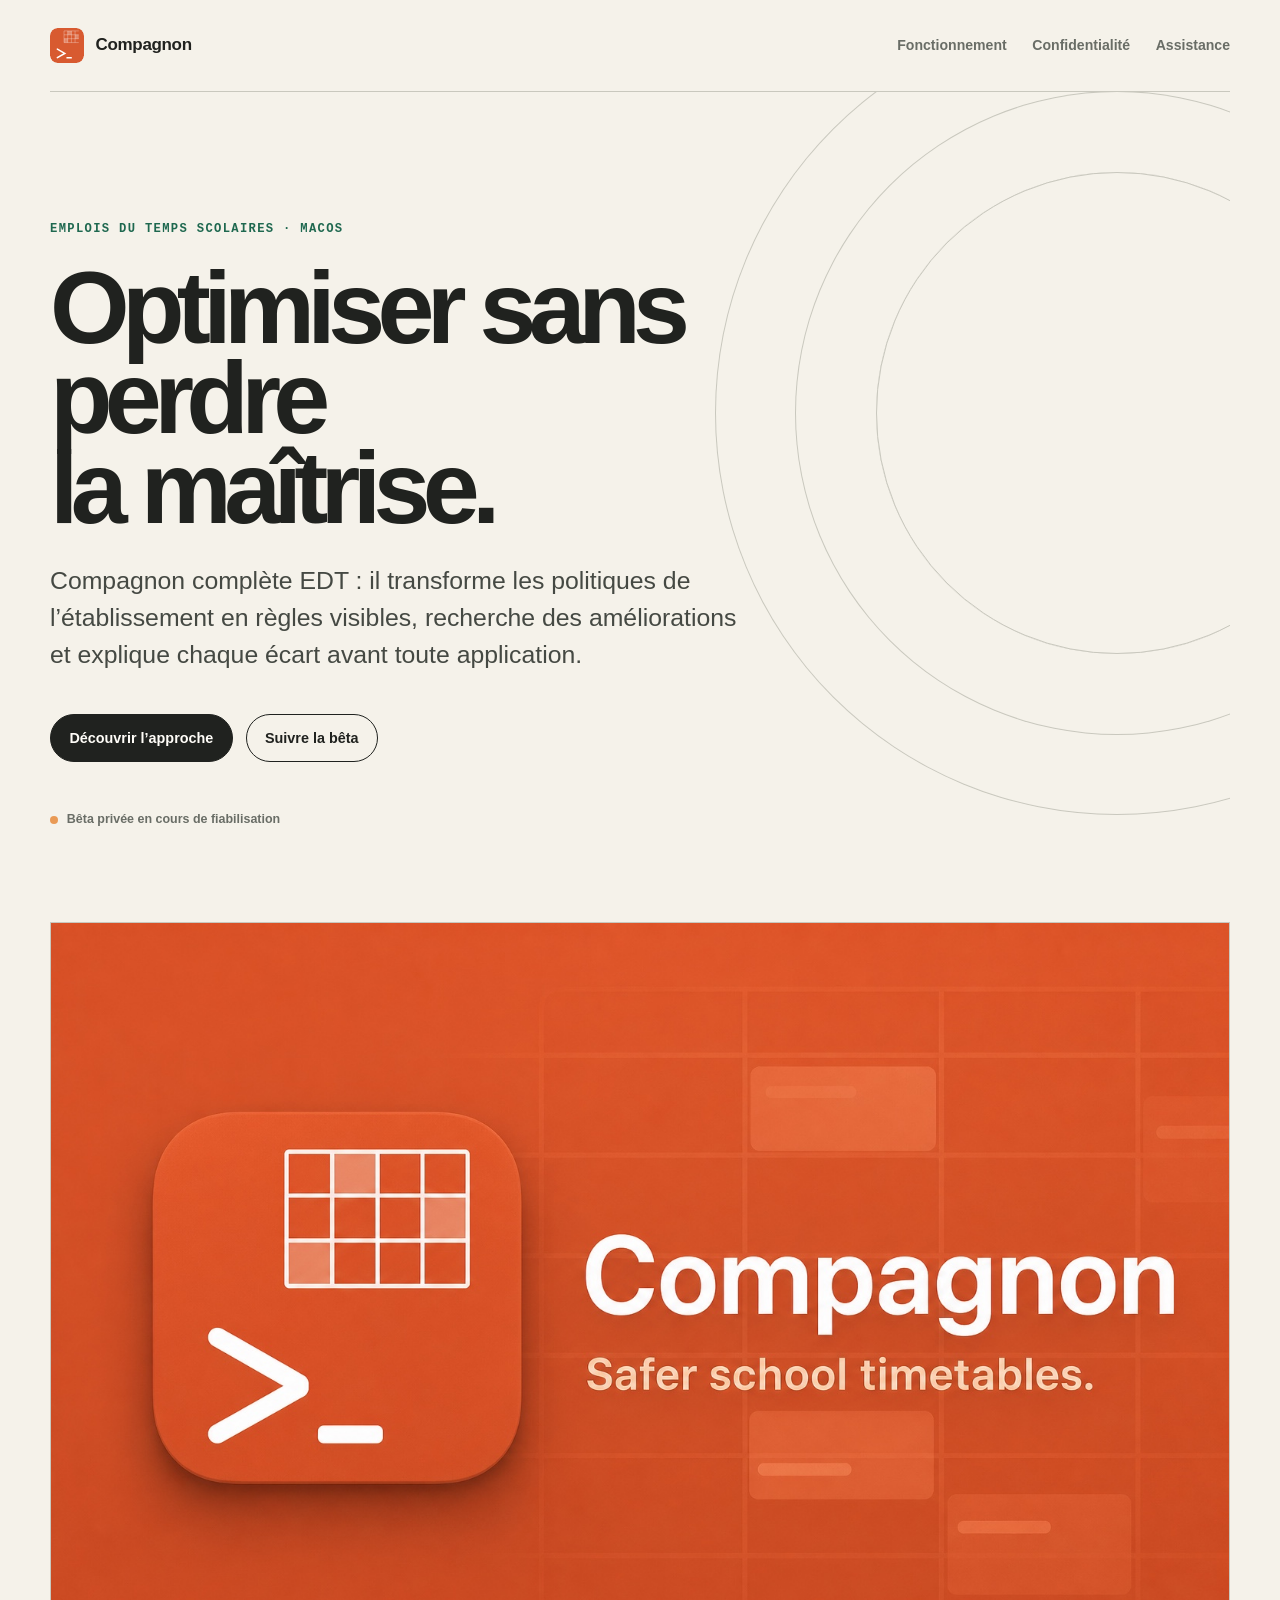
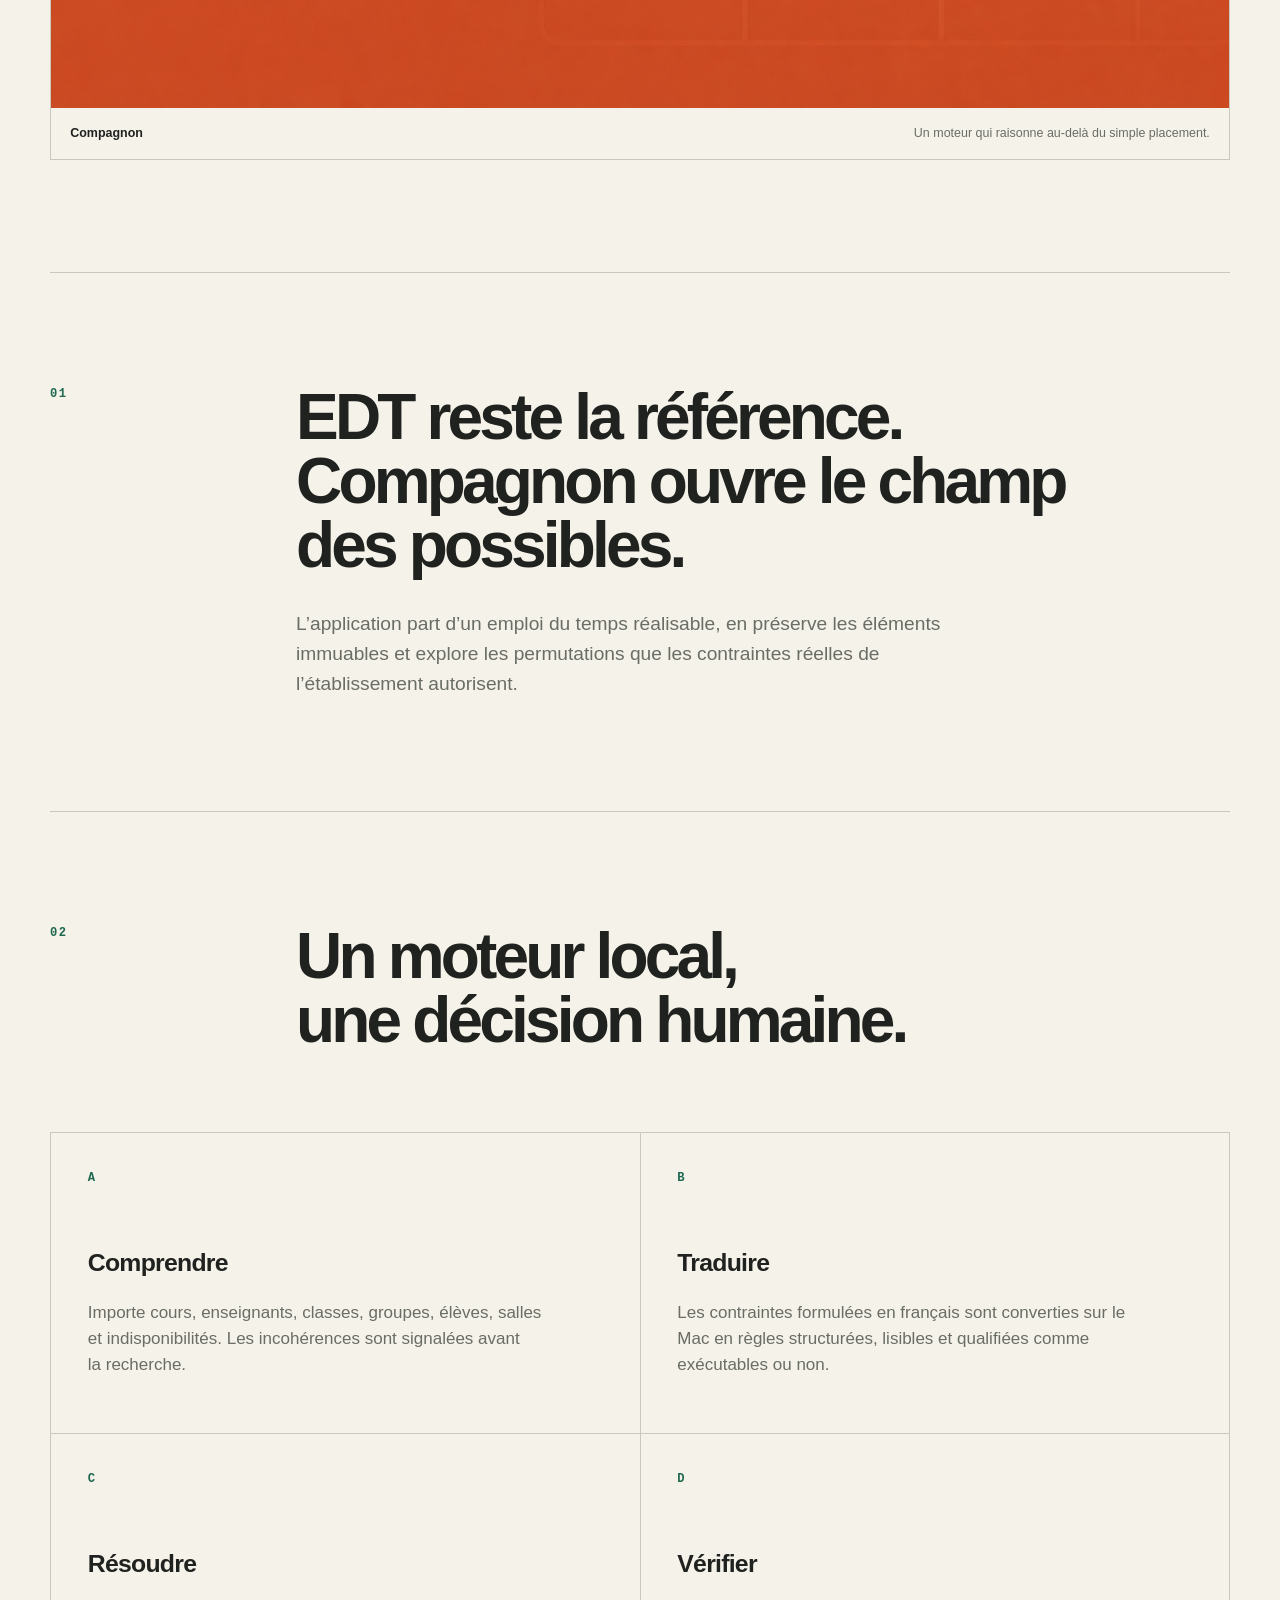
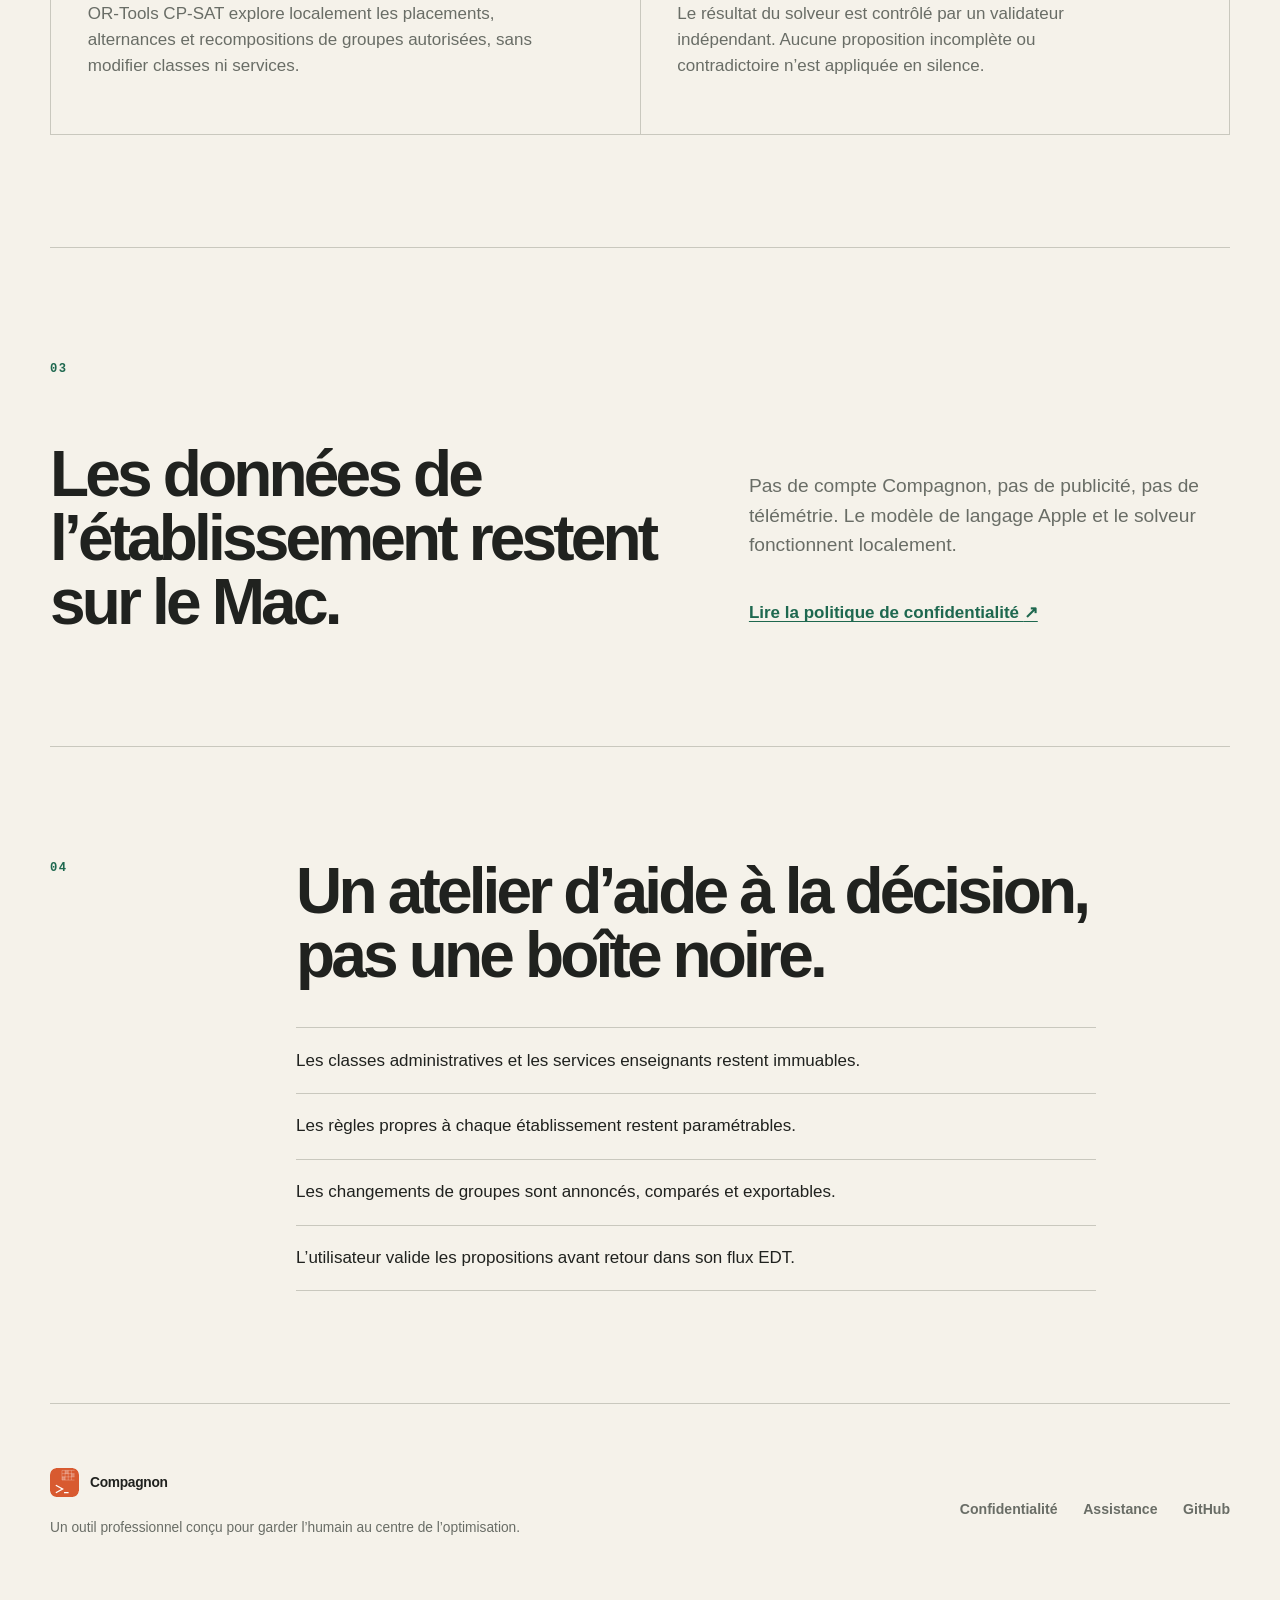
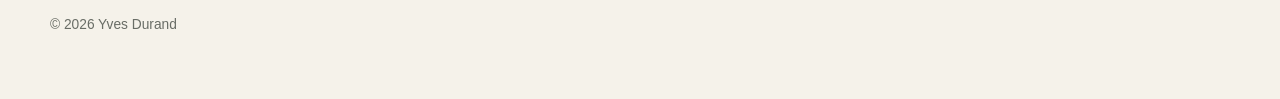
<file: index.html>
<!doctype html>
<html lang="fr">
<head>
  <meta charset="utf-8">
  <meta name="viewport" content="width=device-width, initial-scale=1">
  <meta name="description" content="Compagnon aide les établissements scolaires à vérifier, expliquer et améliorer leurs emplois du temps, en complément d’EDT.">
  <meta name="theme-color" content="#f5f2ea">
  <meta property="og:title" content="Compagnon — Optimiser sans perdre la maîtrise">
  <meta property="og:description" content="Un moteur local d’aide à l’optimisation des emplois du temps scolaires, en complément d’EDT.">
  <meta property="og:image" content="https://djsaintyves-recordpicker.github.io/Compagnon-site/assets/compagnon-devpost.jpg">
  <meta property="og:type" content="website">
  <title>Compagnon — Optimiser sans perdre la maîtrise</title>
  <link rel="icon" href="assets/compagnon-icon.svg" type="image/svg+xml">
  <link rel="stylesheet" href="styles.css">
</head>
<body>
  <a class="skip-link" href="#contenu">Aller au contenu</a>
  <header class="site-header">
    <a class="brand" href="index.html" aria-label="Compagnon, accueil">
      <img class="brand-icon" src="assets/compagnon-icon.svg" alt="" width="34" height="34">
      <span>Compagnon</span>
    </a>
    <nav aria-label="Navigation principale">
      <a href="#fonctionnement">Fonctionnement</a>
      <a href="privacy.html">Confidentialité</a>
      <a href="support.html">Assistance</a>
    </nav>
  </header>

  <main id="contenu">
    <section class="hero">
      <div class="eyebrow">Emplois du temps scolaires · macOS</div>
      <h1>Optimiser sans perdre<br>la maîtrise.</h1>
      <p class="lede">
        Compagnon complète EDT : il transforme les politiques de l’établissement
        en règles visibles, recherche des améliorations et explique chaque écart
        avant toute application.
      </p>
      <div class="hero-actions">
        <a class="button primary" href="#fonctionnement">Découvrir l’approche</a>
        <a class="button secondary" href="support.html">Suivre la bêta</a>
      </div>
      <p class="status"><span aria-hidden="true"></span>Bêta privée en cours de fiabilisation</p>
    </section>

    <figure class="brand-visual">
      <img
        src="assets/compagnon-devpost.jpg"
        alt="Identité visuelle orange de Compagnon avec une grille d’emploi du temps et un symbole de résolution"
        width="1536"
        height="1024"
        fetchpriority="high"
      >
      <figcaption>
        <span>Compagnon</span>
        Un moteur qui raisonne au-delà du simple placement.
      </figcaption>
    </figure>

    <section class="principle" aria-labelledby="promesse">
      <p class="section-number">01</p>
      <div>
        <h2 id="promesse">EDT reste la référence.<br>Compagnon ouvre le champ des possibles.</h2>
        <p>
          L’application part d’un emploi du temps réalisable, en préserve les
          éléments immuables et explore les permutations que les contraintes
          réelles de l’établissement autorisent.
        </p>
      </div>
    </section>

    <section class="features" id="fonctionnement" aria-labelledby="titre-fonctionnement">
      <div class="section-heading">
        <p class="section-number">02</p>
        <h2 id="titre-fonctionnement">Un moteur local,<br>une décision humaine.</h2>
      </div>
      <div class="feature-grid">
        <article>
          <p class="feature-index">A</p>
          <h3>Comprendre</h3>
          <p>
            Importe cours, enseignants, classes, groupes, élèves, salles et
            indisponibilités. Les incohérences sont signalées avant la recherche.
          </p>
        </article>
        <article>
          <p class="feature-index">B</p>
          <h3>Traduire</h3>
          <p>
            Les contraintes formulées en français sont converties sur le Mac en
            règles structurées, lisibles et qualifiées comme exécutables ou non.
          </p>
        </article>
        <article>
          <p class="feature-index">C</p>
          <h3>Résoudre</h3>
          <p>
            OR-Tools CP-SAT explore localement les placements, alternances et
            recompositions de groupes autorisées, sans modifier classes ni services.
          </p>
        </article>
        <article>
          <p class="feature-index">D</p>
          <h3>Vérifier</h3>
          <p>
            Le résultat du solveur est contrôlé par un validateur indépendant.
            Aucune proposition incomplète ou contradictoire n’est appliquée en silence.
          </p>
        </article>
      </div>
    </section>

    <section class="local-first" aria-labelledby="titre-local">
      <div>
        <p class="section-number">03</p>
        <h2 id="titre-local">Les données de l’établissement restent sur le Mac.</h2>
      </div>
      <div class="local-copy">
        <p>
          Pas de compte Compagnon, pas de publicité, pas de télémétrie. Le modèle
          de langage Apple et le solveur fonctionnent localement.
        </p>
        <a class="text-link" href="privacy.html">Lire la politique de confidentialité <span aria-hidden="true">↗</span></a>
      </div>
    </section>

    <section class="boundary" aria-labelledby="titre-perimetre">
      <p class="section-number">04</p>
      <div>
        <h2 id="titre-perimetre">Un atelier d’aide à la décision, pas une boîte noire.</h2>
        <ul>
          <li>Les classes administratives et les services enseignants restent immuables.</li>
          <li>Les règles propres à chaque établissement restent paramétrables.</li>
          <li>Les changements de groupes sont annoncés, comparés et exportables.</li>
          <li>L’utilisateur valide les propositions avant retour dans son flux EDT.</li>
        </ul>
      </div>
    </section>
  </main>

  <footer>
    <div>
      <span class="brand compact"><img class="brand-icon" src="assets/compagnon-icon.svg" alt="" width="29" height="29">Compagnon</span>
      <p>Un outil professionnel conçu pour garder l’humain au centre de l’optimisation.</p>
    </div>
    <div class="footer-links">
      <a href="privacy.html">Confidentialité</a>
      <a href="support.html">Assistance</a>
      <a href="https://github.com/djsaintyves-RecordPicker/Compagnon-site">GitHub</a>
    </div>
    <p class="copyright">© 2026 Yves Durand</p>
  </footer>
</body>
</html>
</file>
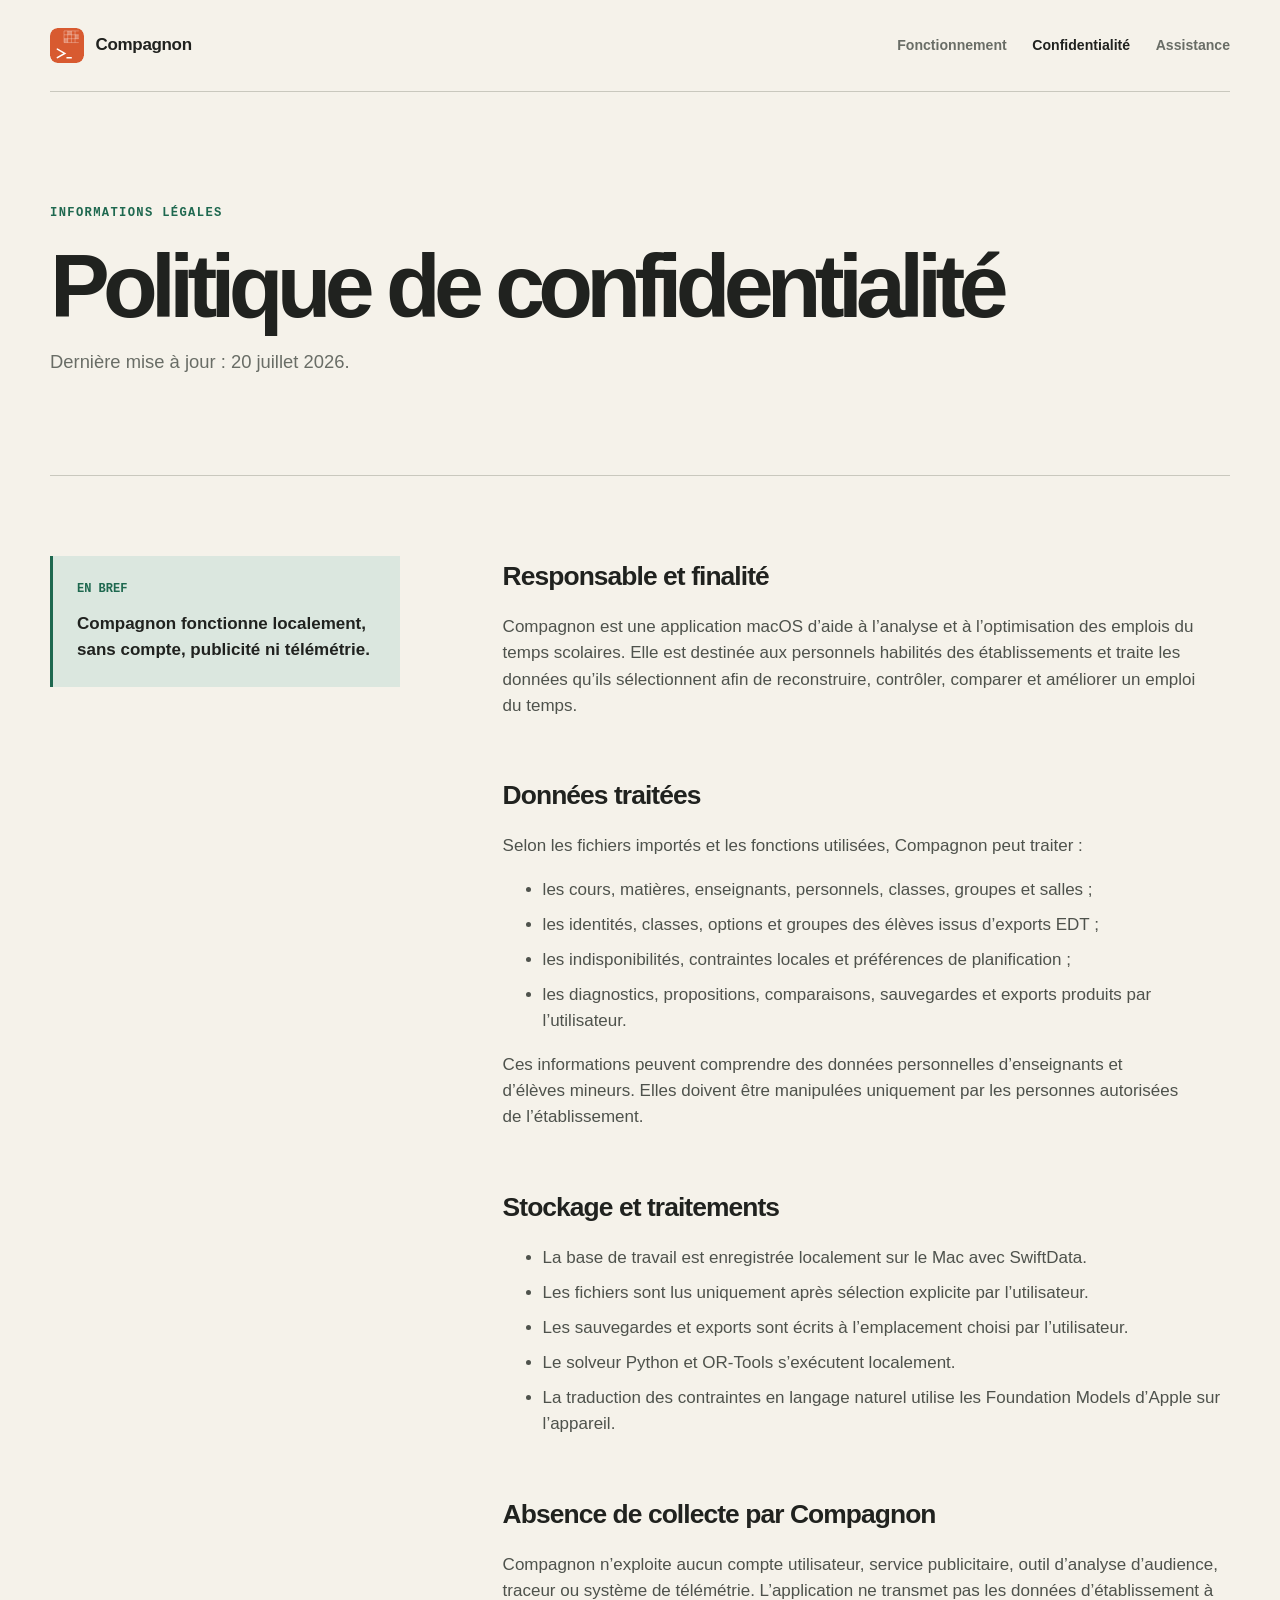
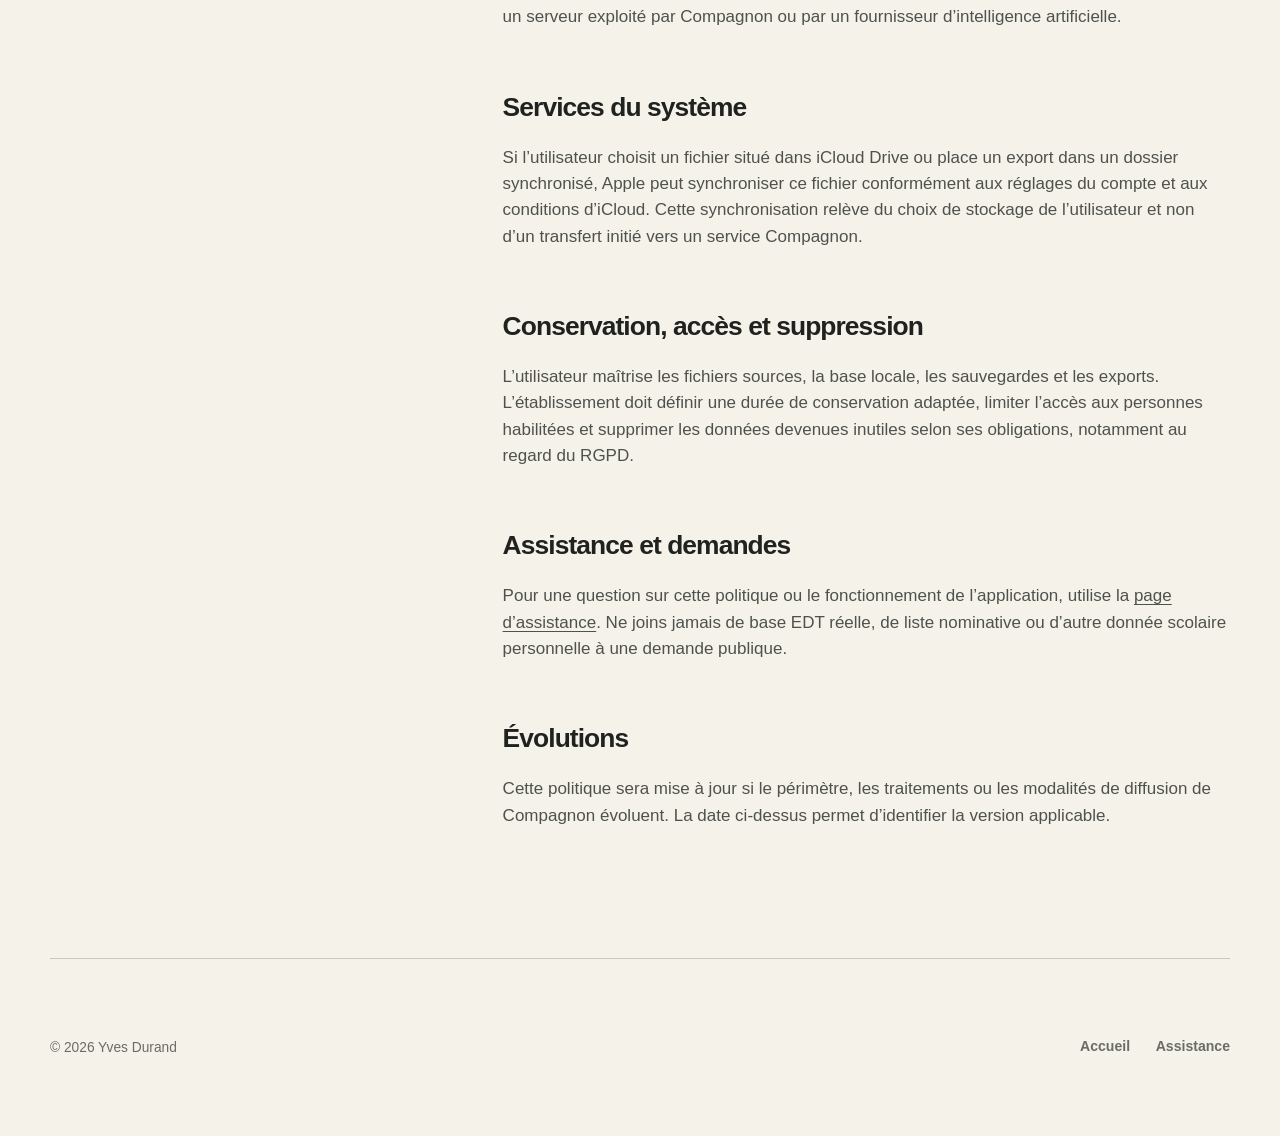
<file: privacy.html>
<!doctype html>
<html lang="fr">
<head>
  <meta charset="utf-8">
  <meta name="viewport" content="width=device-width, initial-scale=1">
  <meta name="description" content="Politique de confidentialité de Compagnon.">
  <meta name="theme-color" content="#f5f2ea">
  <title>Confidentialité — Compagnon</title>
  <link rel="icon" href="assets/compagnon-icon.svg" type="image/svg+xml">
  <link rel="stylesheet" href="styles.css">
</head>
<body>
  <a class="skip-link" href="#contenu">Aller au contenu</a>
  <header class="site-header">
    <a class="brand" href="index.html" aria-label="Compagnon, accueil">
      <img class="brand-icon" src="assets/compagnon-icon.svg" alt="" width="34" height="34">
      <span>Compagnon</span>
    </a>
    <nav aria-label="Navigation principale">
      <a href="index.html#fonctionnement">Fonctionnement</a>
      <a aria-current="page" href="privacy.html">Confidentialité</a>
      <a href="support.html">Assistance</a>
    </nav>
  </header>

  <main id="contenu" class="document">
    <header class="document-header">
      <p class="eyebrow">Informations légales</p>
      <h1>Politique de confidentialité</h1>
      <p>Dernière mise à jour : 20 juillet 2026.</p>
    </header>

    <div class="document-grid">
      <aside>
        <p>En bref</p>
        <strong>Compagnon fonctionne localement, sans compte, publicité ni télémétrie.</strong>
      </aside>
      <article class="prose">
        <h2>Responsable et finalité</h2>
        <p>
          Compagnon est une application macOS d’aide à l’analyse et à
          l’optimisation des emplois du temps scolaires. Elle est destinée aux
          personnels habilités des établissements et traite les données qu’ils
          sélectionnent afin de reconstruire, contrôler, comparer et améliorer
          un emploi du temps.
        </p>

        <h2>Données traitées</h2>
        <p>Selon les fichiers importés et les fonctions utilisées, Compagnon peut traiter :</p>
        <ul>
          <li>les cours, matières, enseignants, personnels, classes, groupes et salles ;</li>
          <li>les identités, classes, options et groupes des élèves issus d’exports EDT ;</li>
          <li>les indisponibilités, contraintes locales et préférences de planification ;</li>
          <li>les diagnostics, propositions, comparaisons, sauvegardes et exports produits par l’utilisateur.</li>
        </ul>
        <p>
          Ces informations peuvent comprendre des données personnelles
          d’enseignants et d’élèves mineurs. Elles doivent être manipulées
          uniquement par les personnes autorisées de l’établissement.
        </p>

        <h2>Stockage et traitements</h2>
        <ul>
          <li>La base de travail est enregistrée localement sur le Mac avec SwiftData.</li>
          <li>Les fichiers sont lus uniquement après sélection explicite par l’utilisateur.</li>
          <li>Les sauvegardes et exports sont écrits à l’emplacement choisi par l’utilisateur.</li>
          <li>Le solveur Python et OR-Tools s’exécutent localement.</li>
          <li>La traduction des contraintes en langage naturel utilise les Foundation Models d’Apple sur l’appareil.</li>
        </ul>

        <h2>Absence de collecte par Compagnon</h2>
        <p>
          Compagnon n’exploite aucun compte utilisateur, service publicitaire,
          outil d’analyse d’audience, traceur ou système de télémétrie. L’application
          ne transmet pas les données d’établissement à un serveur exploité par
          Compagnon ou par un fournisseur d’intelligence artificielle.
        </p>

        <h2>Services du système</h2>
        <p>
          Si l’utilisateur choisit un fichier situé dans iCloud Drive ou place
          un export dans un dossier synchronisé, Apple peut synchroniser ce fichier
          conformément aux réglages du compte et aux conditions d’iCloud. Cette
          synchronisation relève du choix de stockage de l’utilisateur et non d’un
          transfert initié vers un service Compagnon.
        </p>

        <h2>Conservation, accès et suppression</h2>
        <p>
          L’utilisateur maîtrise les fichiers sources, la base locale, les
          sauvegardes et les exports. L’établissement doit définir une durée de
          conservation adaptée, limiter l’accès aux personnes habilitées et
          supprimer les données devenues inutiles selon ses obligations, notamment
          au regard du RGPD.
        </p>

        <h2>Assistance et demandes</h2>
        <p>
          Pour une question sur cette politique ou le fonctionnement de l’application,
          utilise la <a href="support.html">page d’assistance</a>. Ne joins jamais
          de base EDT réelle, de liste nominative ou d’autre donnée scolaire
          personnelle à une demande publique.
        </p>

        <h2>Évolutions</h2>
        <p>
          Cette politique sera mise à jour si le périmètre, les traitements ou
          les modalités de diffusion de Compagnon évoluent. La date ci-dessus
          permet d’identifier la version applicable.
        </p>
      </article>
    </div>
  </main>

  <footer class="simple-footer">
    <p>© 2026 Yves Durand</p>
    <div class="footer-links">
      <a href="index.html">Accueil</a>
      <a href="support.html">Assistance</a>
    </div>
  </footer>
</body>
</html>
</file>
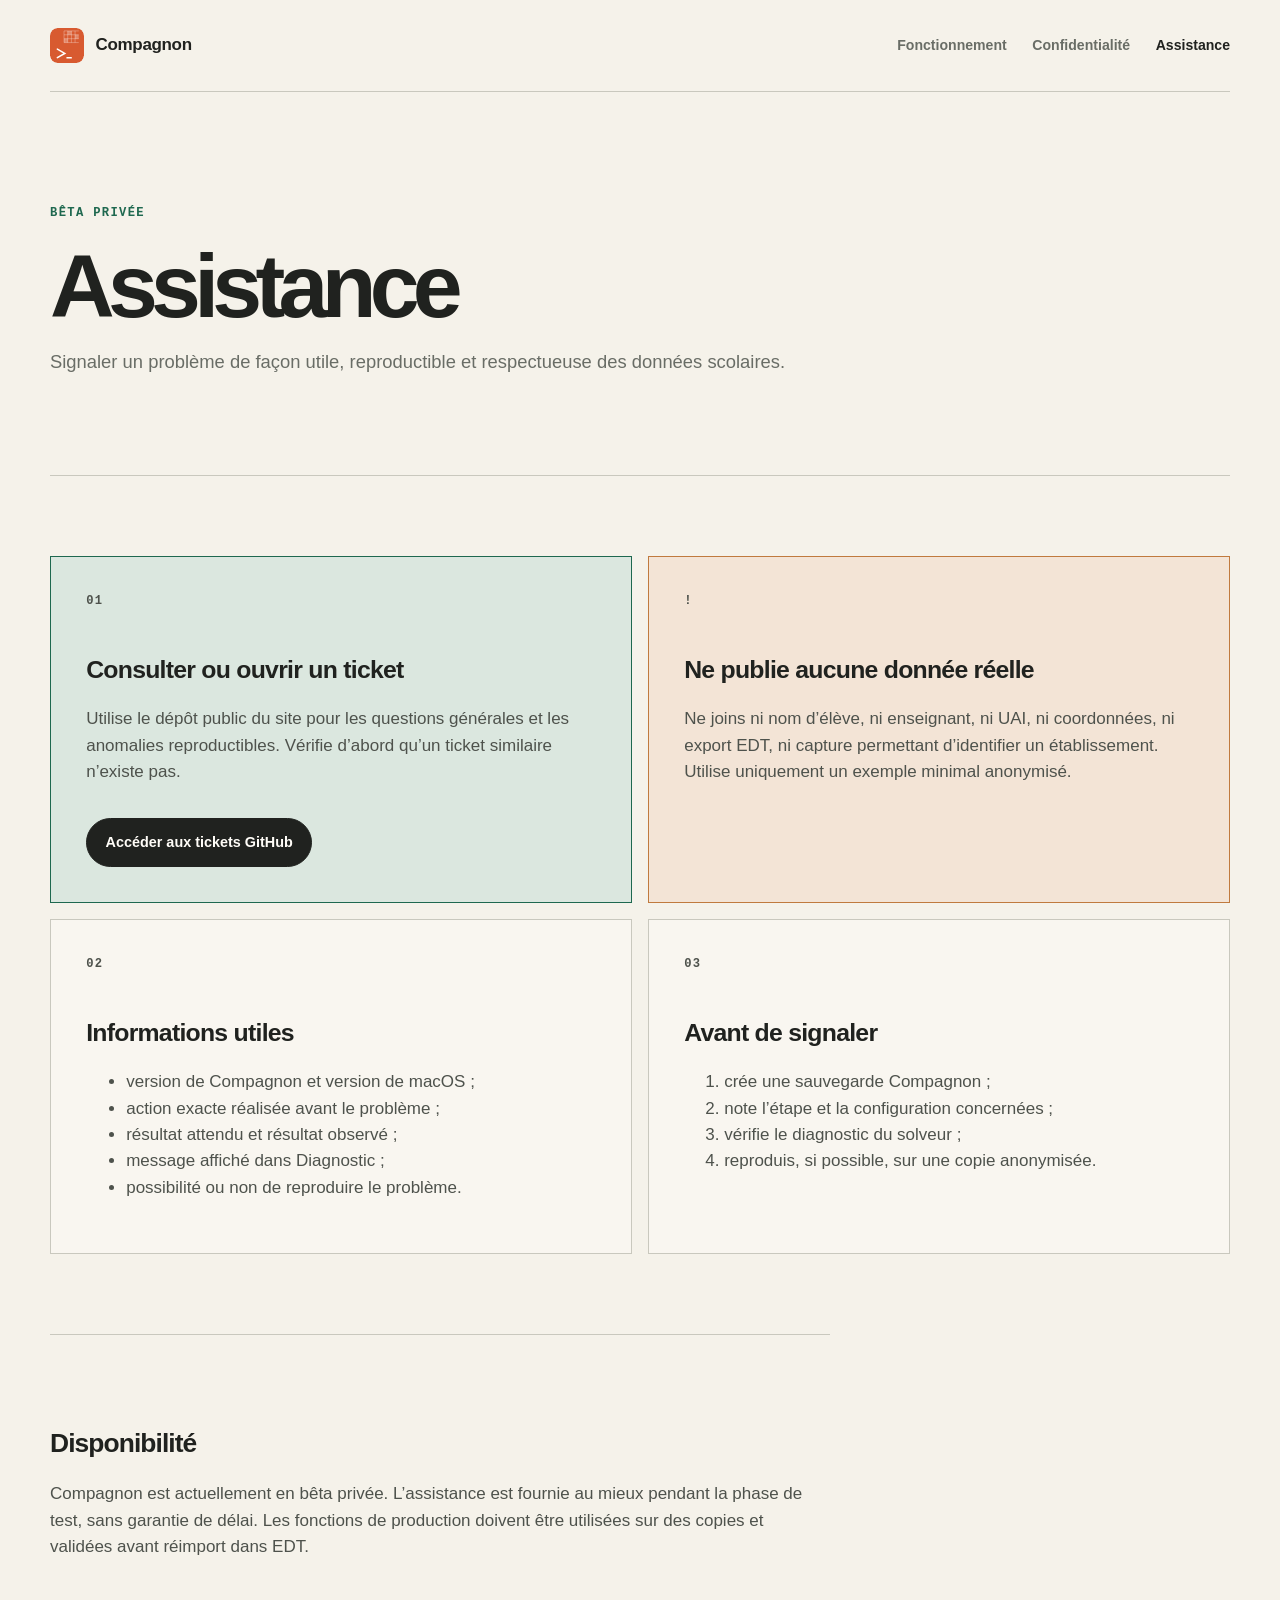
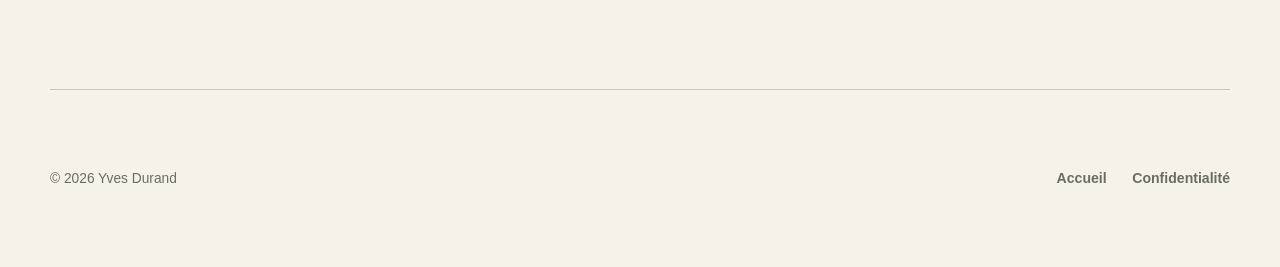
<file: support.html>
<!doctype html>
<html lang="fr">
<head>
  <meta charset="utf-8">
  <meta name="viewport" content="width=device-width, initial-scale=1">
  <meta name="description" content="Assistance et signalement de problèmes pour Compagnon.">
  <meta name="theme-color" content="#f5f2ea">
  <title>Assistance — Compagnon</title>
  <link rel="icon" href="assets/compagnon-icon.svg" type="image/svg+xml">
  <link rel="stylesheet" href="styles.css">
</head>
<body>
  <a class="skip-link" href="#contenu">Aller au contenu</a>
  <header class="site-header">
    <a class="brand" href="index.html" aria-label="Compagnon, accueil">
      <img class="brand-icon" src="assets/compagnon-icon.svg" alt="" width="34" height="34">
      <span>Compagnon</span>
    </a>
    <nav aria-label="Navigation principale">
      <a href="index.html#fonctionnement">Fonctionnement</a>
      <a href="privacy.html">Confidentialité</a>
      <a aria-current="page" href="support.html">Assistance</a>
    </nav>
  </header>

  <main id="contenu" class="document">
    <header class="document-header">
      <p class="eyebrow">Bêta privée</p>
      <h1>Assistance</h1>
      <p>Signaler un problème de façon utile, reproductible et respectueuse des données scolaires.</p>
    </header>

    <div class="support-grid">
      <section class="support-card featured">
        <p class="feature-index">01</p>
        <h2>Consulter ou ouvrir un ticket</h2>
        <p>
          Utilise le dépôt public du site pour les questions générales et les
          anomalies reproductibles. Vérifie d’abord qu’un ticket similaire n’existe pas.
        </p>
        <a class="button primary" href="https://github.com/djsaintyves-RecordPicker/Compagnon-site/issues">Accéder aux tickets GitHub</a>
      </section>

      <section class="support-card warning">
        <p class="feature-index">!</p>
        <h2>Ne publie aucune donnée réelle</h2>
        <p>
          Ne joins ni nom d’élève, ni enseignant, ni UAI, ni coordonnées, ni
          export EDT, ni capture permettant d’identifier un établissement.
          Utilise uniquement un exemple minimal anonymisé.
        </p>
      </section>

      <section class="support-card">
        <p class="feature-index">02</p>
        <h2>Informations utiles</h2>
        <ul>
          <li>version de Compagnon et version de macOS ;</li>
          <li>action exacte réalisée avant le problème ;</li>
          <li>résultat attendu et résultat observé ;</li>
          <li>message affiché dans Diagnostic ;</li>
          <li>possibilité ou non de reproduire le problème.</li>
        </ul>
      </section>

      <section class="support-card">
        <p class="feature-index">03</p>
        <h2>Avant de signaler</h2>
        <ol>
          <li>crée une sauvegarde Compagnon ;</li>
          <li>note l’étape et la configuration concernées ;</li>
          <li>vérifie le diagnostic du solveur ;</li>
          <li>reproduis, si possible, sur une copie anonymisée.</li>
        </ol>
      </section>
    </div>

    <section class="availability">
      <h2>Disponibilité</h2>
      <p>
        Compagnon est actuellement en bêta privée. L’assistance est fournie au
        mieux pendant la phase de test, sans garantie de délai. Les fonctions
        de production doivent être utilisées sur des copies et validées avant
        réimport dans EDT.
      </p>
    </section>
  </main>

  <footer class="simple-footer">
    <p>© 2026 Yves Durand</p>
    <div class="footer-links">
      <a href="index.html">Accueil</a>
      <a href="privacy.html">Confidentialité</a>
    </div>
  </footer>
</body>
</html>
</file>
<file: styles.css>
:root {
  color-scheme: light;
  --paper: #f5f2ea;
  --ink: #20221f;
  --muted: #696d66;
  --line: #c9c8be;
  --accent: #1e684f;
  --accent-light: #dbe7df;
  --warm: #e99a55;
  --white: #fffdf8;
  --max: 1180px;
}

* {
  box-sizing: border-box;
}

html {
  scroll-behavior: smooth;
}

body {
  margin: 0;
  background: var(--paper);
  color: var(--ink);
  font-family: -apple-system, BlinkMacSystemFont, "SF Pro Text", "Helvetica Neue", sans-serif;
  font-size: 17px;
  line-height: 1.55;
  -webkit-font-smoothing: antialiased;
}

a {
  color: inherit;
  text-underline-offset: 0.2em;
}

.skip-link {
  position: fixed;
  z-index: 100;
  top: 0.75rem;
  left: 0.75rem;
  padding: 0.65rem 0.9rem;
  transform: translateY(-160%);
  background: var(--ink);
  color: var(--white);
}

.skip-link:focus {
  transform: translateY(0);
}

.site-header {
  width: min(calc(100% - 3rem), var(--max));
  min-height: 92px;
  margin: 0 auto;
  display: flex;
  align-items: center;
  justify-content: space-between;
  border-bottom: 1px solid var(--line);
}

.brand {
  display: inline-flex;
  align-items: center;
  gap: 0.7rem;
  font-weight: 700;
  letter-spacing: -0.02em;
  text-decoration: none;
}

.brand-icon {
  display: block;
  width: 2.15rem;
  height: 2.15rem;
  border-radius: 0.48rem;
}

.site-header nav,
.footer-links {
  display: flex;
  gap: 1.6rem;
  align-items: center;
}

.site-header nav a,
.footer-links a {
  color: var(--muted);
  font-size: 0.88rem;
  font-weight: 600;
  text-decoration: none;
}

.site-header nav a:hover,
.site-header nav a:focus-visible,
.site-header nav a[aria-current="page"],
.footer-links a:hover,
.footer-links a:focus-visible {
  color: var(--ink);
}

main,
footer {
  width: min(calc(100% - 3rem), var(--max));
  margin-inline: auto;
}

.hero {
  min-height: 690px;
  padding: 8rem 0 5rem;
  position: relative;
  overflow: hidden;
}

.hero::after {
  content: "";
  position: absolute;
  z-index: -1;
  right: -8rem;
  top: 5rem;
  width: 30rem;
  aspect-ratio: 1;
  border: 1px solid var(--line);
  border-radius: 50%;
  box-shadow:
    0 0 0 5rem var(--paper),
    0 0 0 calc(5rem + 1px) var(--line),
    0 0 0 10rem var(--paper),
    0 0 0 calc(10rem + 1px) var(--line);
}

.eyebrow,
.section-number,
.feature-index {
  margin: 0;
  color: var(--accent);
  font-family: "SF Mono", ui-monospace, monospace;
  font-size: 0.76rem;
  font-weight: 700;
  letter-spacing: 0.11em;
  text-transform: uppercase;
}

h1,
h2,
h3,
p {
  text-wrap: pretty;
}

h1 {
  max-width: 920px;
  margin: 1.5rem 0 1.8rem;
  font-size: clamp(3.6rem, 8vw, 7.6rem);
  font-weight: 650;
  letter-spacing: -0.075em;
  line-height: 0.88;
}

.lede {
  max-width: 710px;
  margin: 0;
  color: #454943;
  font-size: clamp(1.2rem, 2vw, 1.55rem);
  line-height: 1.5;
}

.hero-actions {
  display: flex;
  flex-wrap: wrap;
  gap: 0.8rem;
  margin-top: 2.5rem;
}

.button {
  display: inline-flex;
  min-height: 48px;
  align-items: center;
  justify-content: center;
  padding: 0.75rem 1.15rem;
  border: 1px solid var(--ink);
  border-radius: 999px;
  font-size: 0.9rem;
  font-weight: 700;
  text-decoration: none;
  transition: transform 160ms ease, background 160ms ease;
}

.button:hover {
  transform: translateY(-2px);
}

.button.primary {
  background: var(--ink);
  color: var(--white);
}

.button.secondary {
  background: transparent;
}

.status {
  display: flex;
  align-items: center;
  gap: 0.55rem;
  margin-top: 3rem;
  color: var(--muted);
  font-size: 0.78rem;
  font-weight: 600;
}

.status span {
  width: 0.5rem;
  height: 0.5rem;
  border-radius: 50%;
  background: var(--warm);
}

.brand-visual {
  margin: 0 0 7rem;
  overflow: hidden;
  border: 1px solid var(--line);
  background: #d85a30;
}

.brand-visual img {
  display: block;
  width: 100%;
  height: auto;
  aspect-ratio: 3 / 2;
  object-fit: cover;
}

.brand-visual figcaption {
  display: flex;
  justify-content: space-between;
  gap: 2rem;
  margin: 0;
  padding: 1rem 1.2rem;
  background: var(--paper);
  color: var(--muted);
  font-size: 0.78rem;
}

.brand-visual figcaption span {
  color: var(--ink);
  font-weight: 700;
}

.principle,
.local-first,
.boundary {
  display: grid;
  grid-template-columns: minmax(100px, 0.35fr) 1.65fr;
  gap: 3rem;
  padding: 7rem 0;
  border-top: 1px solid var(--line);
}

.principle h2,
.local-first h2,
.boundary h2,
.section-heading h2 {
  max-width: 860px;
  margin: 0;
  font-size: clamp(2.3rem, 5vw, 4.8rem);
  font-weight: 620;
  letter-spacing: -0.06em;
  line-height: 1;
}

.principle > div > p {
  max-width: 680px;
  margin: 2rem 0 0;
  color: var(--muted);
  font-size: 1.2rem;
}

.features {
  padding: 7rem 0;
  border-top: 1px solid var(--line);
}

.section-heading {
  display: grid;
  grid-template-columns: minmax(100px, 0.35fr) 1.65fr;
  gap: 3rem;
  margin-bottom: 5rem;
}

.feature-grid {
  display: grid;
  grid-template-columns: repeat(2, 1fr);
  gap: 1px;
  overflow: hidden;
  background: var(--line);
  border: 1px solid var(--line);
}

.feature-grid article {
  min-height: 300px;
  padding: 2.3rem;
  background: var(--paper);
}

.feature-grid h3,
.support-card h2 {
  margin: 3.5rem 0 0.9rem;
  font-size: 1.55rem;
  letter-spacing: -0.03em;
}

.feature-grid article p:last-child {
  max-width: 460px;
  margin-bottom: 0;
  color: var(--muted);
}

.local-first {
  grid-template-columns: 1.15fr 0.85fr;
  align-items: end;
}

.local-first > div:first-child .section-number {
  margin-bottom: 4rem;
}

.local-copy {
  padding: 2rem 0 0.5rem;
}

.local-copy p {
  color: var(--muted);
  font-size: 1.2rem;
}

.text-link {
  display: inline-block;
  margin-top: 1.3rem;
  color: var(--accent);
  font-weight: 700;
}

.boundary ul {
  max-width: 800px;
  margin: 2.5rem 0 0;
  padding: 0;
  list-style: none;
  border-top: 1px solid var(--line);
}

.boundary li {
  padding: 1.2rem 0;
  border-bottom: 1px solid var(--line);
}

footer {
  display: grid;
  grid-template-columns: 1fr auto;
  gap: 3rem;
  padding: 4rem 0;
  border-top: 1px solid var(--line);
  color: var(--muted);
  font-size: 0.86rem;
}

footer > div:first-child p {
  max-width: 520px;
}

.brand.compact {
  color: var(--ink);
}

.brand.compact .brand-icon {
  width: 1.8rem;
  height: 1.8rem;
  border-radius: 0.4rem;
}

.copyright {
  grid-column: 1 / -1;
  margin-bottom: 0;
}

.document {
  padding-bottom: 7rem;
}

.document-header {
  padding: 7rem 0 5rem;
  border-bottom: 1px solid var(--line);
}

.document-header h1 {
  max-width: none;
  margin-bottom: 1.4rem;
  font-size: clamp(3rem, 7vw, 6.2rem);
}

.document-header > p:last-child {
  max-width: 760px;
  color: var(--muted);
  font-size: 1.15rem;
}

.document-grid {
  display: grid;
  grid-template-columns: 0.65fr 1.35fr;
  gap: clamp(3rem, 8vw, 8rem);
  padding-top: 5rem;
}

.document-grid aside {
  align-self: start;
  padding: 1.5rem;
  border-left: 3px solid var(--accent);
  background: var(--accent-light);
}

.document-grid aside p {
  margin-top: 0;
  color: var(--accent);
  font-family: "SF Mono", ui-monospace, monospace;
  font-size: 0.75rem;
  font-weight: 700;
  text-transform: uppercase;
}

.prose {
  max-width: 760px;
}

.prose h2,
.availability h2 {
  margin: 3.5rem 0 1rem;
  font-size: 1.65rem;
  letter-spacing: -0.035em;
}

.prose h2:first-child {
  margin-top: 0;
}

.prose p,
.prose li,
.availability p {
  color: #4e524c;
}

.prose li + li {
  margin-top: 0.55rem;
}

.simple-footer {
  display: flex;
  align-items: center;
  justify-content: space-between;
}

.support-grid {
  display: grid;
  grid-template-columns: repeat(2, 1fr);
  gap: 1rem;
  padding: 5rem 0;
}

.support-card {
  min-height: 330px;
  padding: 2.2rem;
  border: 1px solid var(--line);
  background: rgba(255, 253, 248, 0.35);
}

.support-card.featured {
  background: var(--accent-light);
  border-color: var(--accent);
}

.support-card.warning {
  background: #f3e4d6;
  border-color: #c07a3e;
}

.support-card h2 {
  margin-top: 2.5rem;
}

.support-card p,
.support-card li {
  color: #4e524c;
}

.support-card .button {
  margin-top: 1rem;
}

.availability {
  max-width: 780px;
  padding-top: 2rem;
  border-top: 1px solid var(--line);
}

@media (max-width: 760px) {
  .site-header {
    min-height: 76px;
  }

  .site-header .brand > span:last-child {
    display: none;
  }

  .site-header nav {
    gap: 1rem;
  }

  .site-header nav a:first-child {
    display: none;
  }

  .hero {
    min-height: 610px;
    padding-top: 6rem;
  }

  .hero::after {
    right: -18rem;
    opacity: 0.55;
  }

  .brand-visual {
    margin-bottom: 5rem;
  }

  .brand-visual figcaption {
    align-items: flex-start;
    flex-direction: column;
    gap: 0.2rem;
  }

  h1 {
    font-size: clamp(3.3rem, 17vw, 5rem);
  }

  .principle,
  .local-first,
  .boundary,
  .section-heading,
  .document-grid {
    grid-template-columns: 1fr;
    gap: 2rem;
  }

  .principle,
  .features,
  .local-first,
  .boundary {
    padding: 5rem 0;
  }

  .feature-grid,
  .support-grid {
    grid-template-columns: 1fr;
  }

  .feature-grid article,
  .support-card {
    min-height: auto;
  }

  footer {
    grid-template-columns: 1fr;
  }

  .simple-footer {
    align-items: flex-start;
    flex-direction: column;
  }
}

@media (prefers-reduced-motion: reduce) {
  html {
    scroll-behavior: auto;
  }

  .button {
    transition: none;
  }
}
</file>
